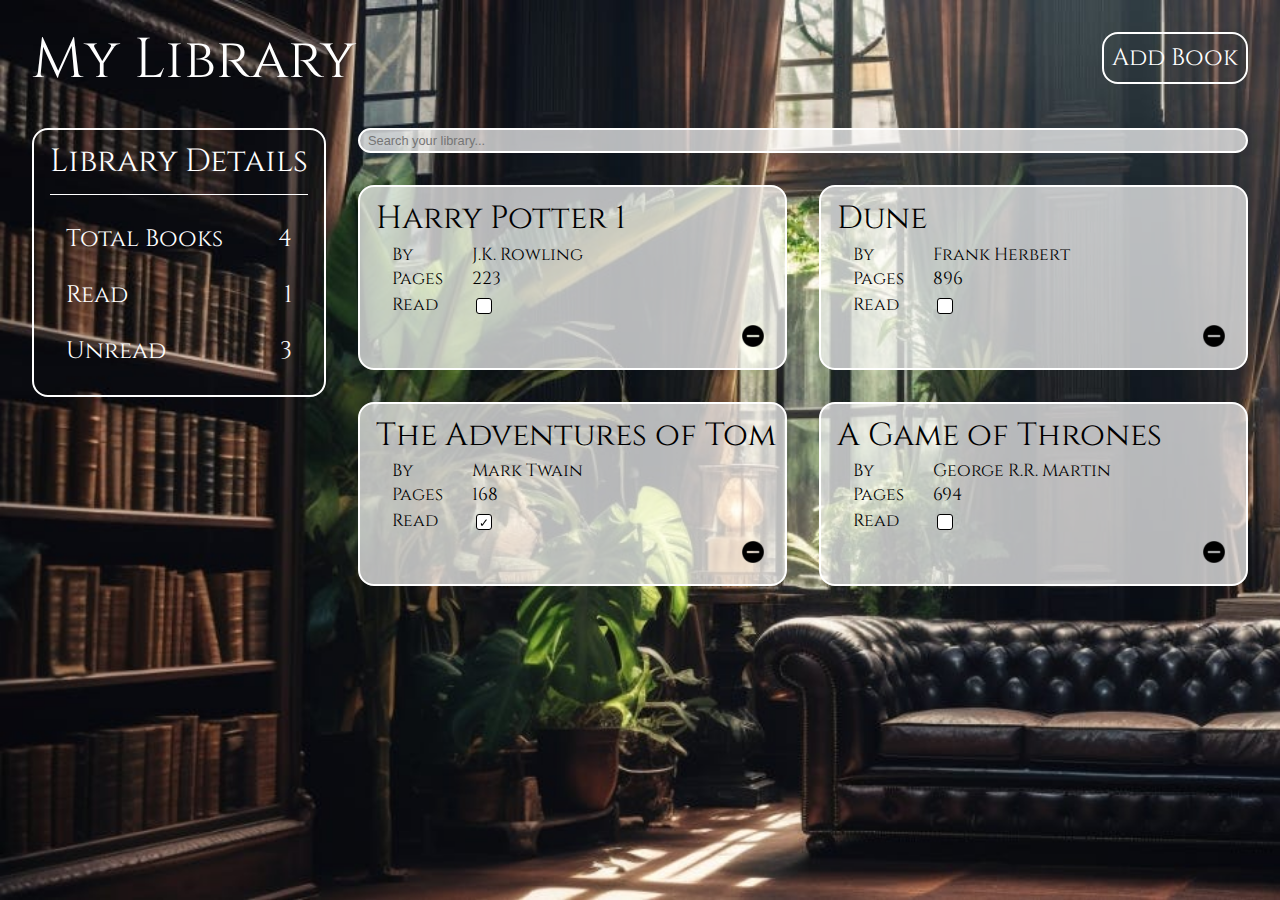
<file: index.html>
<!DOCTYPE html>
<html lang="en">

<head>
    <meta charset="UTF-8">
    <meta name="viewport" content="width=device-width, initial-scale=1.0">
    <link rel="stylesheet" href="reset.css">
    <link rel="stylesheet" href="styles.css">
    <link rel="preconnect" href="https://fonts.googleapis.com">
    <link rel="preconnect" href="https://fonts.gstatic.com" crossorigin>
    <link href="https://fonts.googleapis.com/css2?family=Cinzel:wght@500&family=Teko&display=swap" rel="stylesheet">
    <title>My Library</title>
</head>

<body>

    <div class="topBar">
        <div class="title">My Library</div>
        <button id="add-book">Add Book</button>
    </div>

    <div class="container">
        <div class="left-bar">
            <div class="details-title">Library Details</div>
            <div class="details">
                <div class="total">
                    <div>Total Books</div>
                    <div id="total-books">33</div>
                </div>
                <div class="read">
                    <div>Read</div>
                    <div id="total-read">10</div>
                </div>
                <div class="unread">
                    <div>Unread</div>
                    <div id="total-unread">23</div>
                </div>
            </div>
        </div>

        <div class="right-grid">
            <div class="search-bar">
                <input type="search" id="search-input" placeholder="Search your library..."></input>
            </div>
            <div class="book-shelf">
                <!-- Books go here -->
            </div>
        </div>
    </div>

    <!-- Add book modal -->
    <div id="add-book-modal" class="modal">
        <div class="modal-content">
            <form id="new-book-form" name="new-book-form">

                <div class="label-wrap">
                    <label for="title" class="add-label">Name</label>
                    <input type="text" id="title" name="title">
                </div>


                <div class="label-wrap">
                    <label for="author" class="add-label">Author</label>
                    <input type="text" id="author" name="author">
                </div>


                <div class="label-wrap">
                    <label for="pages" class="add-label">Pages</label>
                    <input type="text" id="pages" name="pages">
                </div>


                <div class="label-wrap">
                    <label for="read" class="add-label">Already read</label>
                    <input type="checkbox" id="read" name="read" class="checkbox">
                </div>

                <div class="label-wrap">
                    <button type="submit" onclick="submitForm()" class="form-button">Add to Library</button>
                    <button onclick="closeModal()" class="form-button">Cancel</button>
                </div>

            </form>
        </div>
    </div>

    <script src="main.js"></script>
</body>

</html>
</file>
<file: styles.css>
:root {
    --main-font: 'Cinzel', sans-serif;
    --text-color: white;
}

body {
    background-image: url('files/libraryMain.jpg');
    background-size: cover;
    background-repeat: no-repeat;
    background-attachment: fixed;
    font-family: var(--main-font);
}

/* Top Main Bar */

.topBar {
    display: flex;
    flex-direction: row;
    align-items: flex-start;
    justify-content: space-between;
    height: 4rem;
    padding: 2rem;
}

.title {
    font-size: 3.5rem;
    color: var(--text-color);
}

#add-book {
    font-size: 1.5rem;
    font-family: inherit;
    color: var(--text-color);
    background: rgba(0, 0, 0, 0);
    box-sizing: border-box;
    border: 2px solid var(--text-color);
    border-radius: 1rem;
    padding: 0.5rem;
    transition: all 0.3s ease;
}

#add-book:hover {
    transform: scale(1.05);
    font-weight: bold;
}

/* Container for two main elements */

.container {
    display: flex;
    flex-direction: row;
    justify-content: space-between;
    align-items: flex-start;
    height: max-content;
}

/* Left Bar */

.left-bar {
    box-sizing: border-box;
    border: 2px solid var(--text-color);
    border-radius: 1rem;
    padding: 1rem;
    display: flex;
    flex-direction: column;
    flex-shrink: 0;
    margin-left: 2rem;
}

.details {
    font-size: 1.5rem;
    color: var(--text-color);
    display: flex;
    flex-direction: column;
    padding-top: 1rem;
}

.details-title {
    font-size: 2rem;
    color: var(--text-color);
    padding-bottom: 1rem;
    border-bottom: 1px solid var(--text-color);
}

.details > * {
    display: flex;
    flex-direction: row;
    justify-content: space-between;
    padding: 1rem;
}

/* Search and Book Grid Area */

.right-grid {
    display: flex;
    flex-direction: column;
    width: 100%;
    margin: 0rem 2rem;
}

#search-input {
    width: 100%;
    box-sizing: border-box;
    border: 2px solid var(--text-color);
    border-radius: 1rem;
    font-size: 0.8rem;
    padding: 0.2rem 0.5rem;
    color: black;
    background-color: rgba(255, 255, 255, 0.7);
    margin-bottom: 2rem;
}

.book-shelf {
    display: grid;
    grid-template-columns: repeat(auto-fill, minmax(300px, 1fr));
    grid-template-rows: auto;
    gap: 2rem;
}

.book {
    padding: 1rem;
    box-sizing: border-box;
    border: 2px solid var(--text-color);
    border-radius: 1rem;
    background-color: rgba(255, 255, 255, 0.7);
    overflow: hidden;
}


/* Actual book card */

.book-title {
    font-size: 2rem;
    padding-bottom: 0.5rem;
    white-space: nowrap;
}

.book-info {
    font-size: 1.1rem;
    padding: 0.2rem 0 0.2rem 1rem;
    display: flex;
    align-items: center;
}

.book-label {
    display: inline-block;
    width: 5rem;
}

.delete-button {
    width: 2rem;
    height: 2rem;
    border: none;
    background-color: rgba(0, 0, 0, 0);
    background-image: url('files/delete.png');
    background-size: cover;
    background-position: center center;
    transition: all 0.5s ease;
    float: right;
}

.delete-button:hover {
    transform: scale(1.1);
}

.checkbox {
    appearance: none;
    -webkit-appearance: none;
    -moz-appearance: none;
    width: 16px;
    height: 16px;
    background-color: white; /* Change the background color to black */
    border: 1px solid black; /* Add a black border for styling */
    border-radius: 3px;
  }
  
  /* Style the checked state */
  .checkbox:checked::before {
    content: '\2713'; /* Unicode checkmark symbol */
    color: black; /* Change the checkmark color to white */
    position: fixed;
    font-size: 12px;
    line-height: 3;
    transform: translate(2px, -10px);
  }


/* Modal Add Book */

.modal {
    display: none;
    position: fixed;
    top: 25%;
    left: 50%;
    transform: translate(-50%, -50%);
    z-index: 1;
}

.modal-content {
    background-color: rgba(1, 1, 1, 0.85);
    margin: 1rem;
    padding: 1rem;
    width: fit-content;
    box-sizing: border-box;
    border: 2px solid white;
    border-radius: 2rem;
    z-index: 2;
}

.add-label {
    font-size: 1.5rem;
    color: white;
    padding: 0.2rem 0.5rem 0.2rem 0;
}

.label-wrap {
    display: flex;
    flex-direction: row;
    align-items: center;
    justify-content: space-between;
}

.form-button {
    margin-top: 1rem;
    margin-bottom: 0.5rem;
    border: 1px solid white;
    font-family: inherit;
    background-color: white;
    border-radius: 0.3rem;
}

#read {
    transform: scale(1.5);
}
</file>
